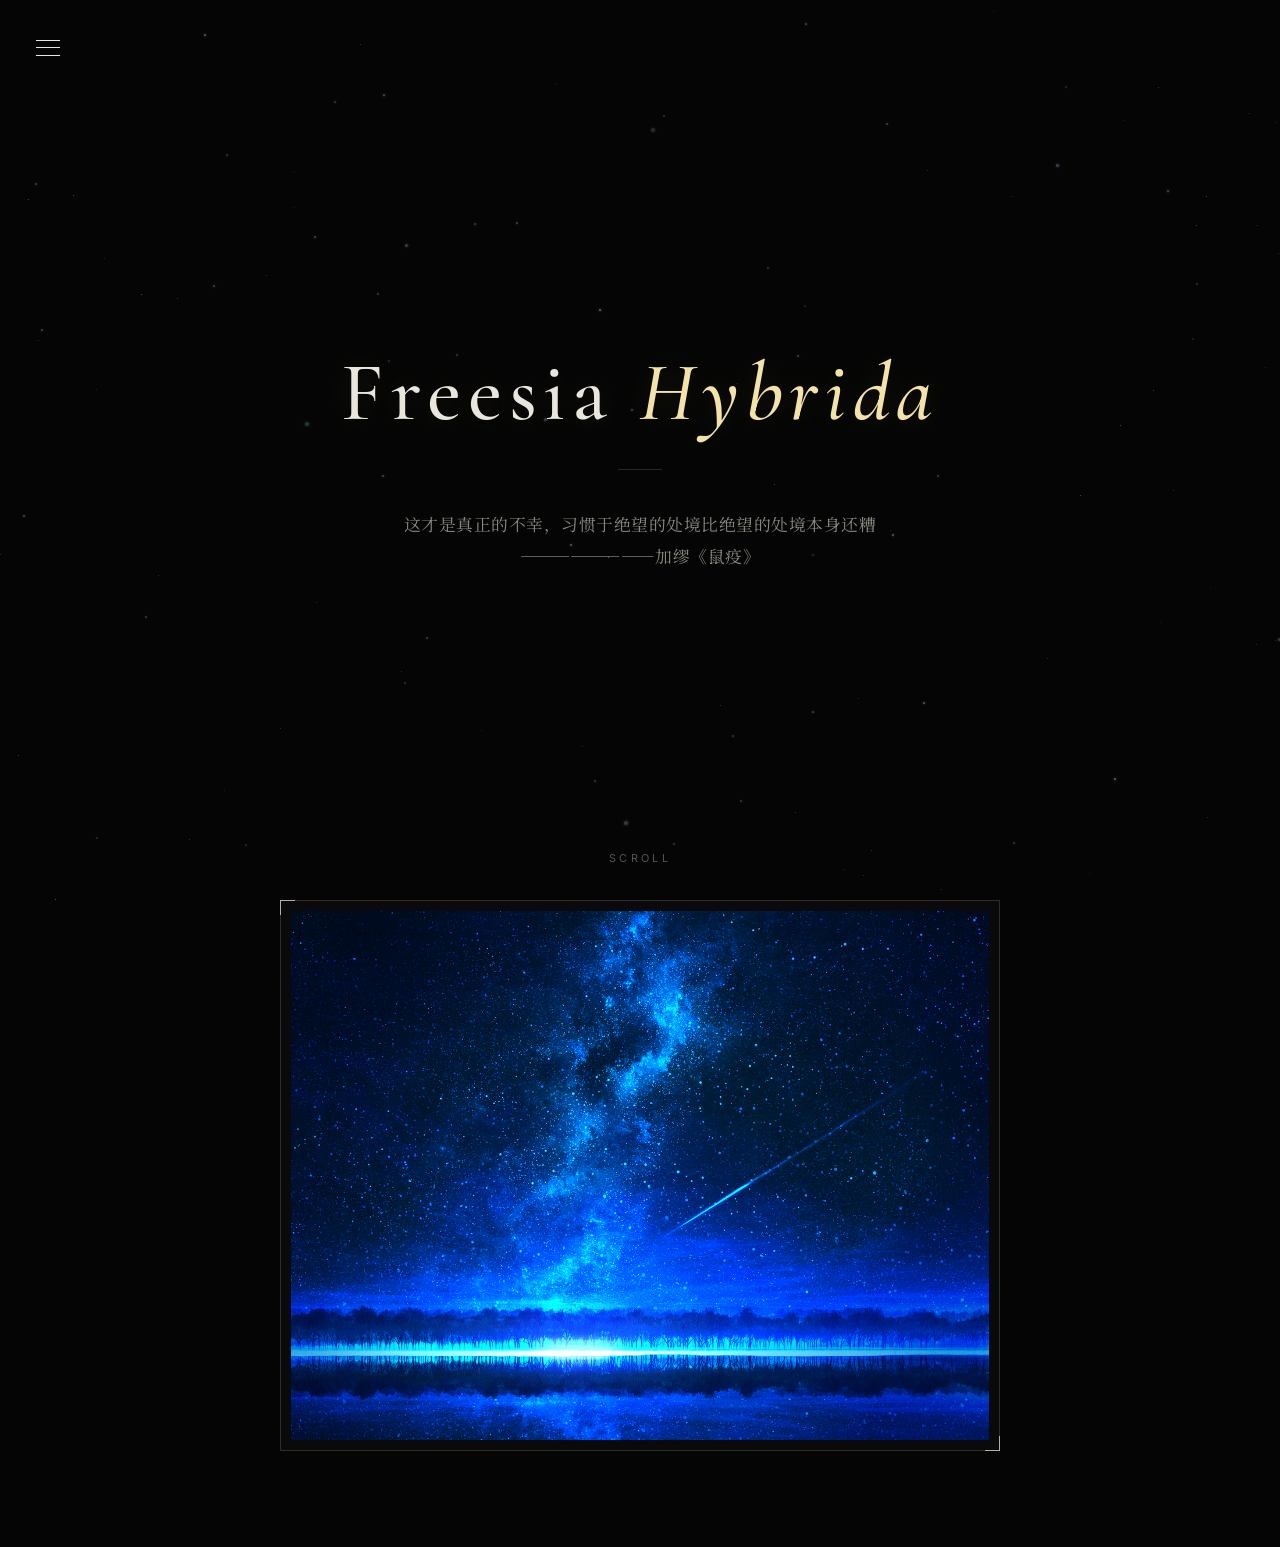
<file: index.html>
<!DOCTYPE html>
<html lang="zh-CN">
<head>
<meta charset="UTF-8">
<meta name="viewport" content="width=device-width, initial-scale=1.0">
<title>Freesia Hybrida</title>
<meta name="description" content="Freesia Hybrida — 个人网站">
<link rel="preconnect" href="https://fonts.googleapis.com">
<link rel="preconnect" href="https://fonts.gstatic.com" crossorigin>
<link href="https://fonts.googleapis.com/css2?family=Cormorant+Garamond:ital,wght@0,400;0,500;0,600;1,400;1,500&family=Noto+Serif+SC:wght@400;500;600&family=Inter:wght@400;500&display=swap" rel="stylesheet">
<link rel="stylesheet" href="css/style.css">
  <meta name="robots" content="noindex, nofollow, noarchive, nosnippet">
</head>
<body>
  <!-- 流星特效层 -->
  <!-- 流星特效层 -->
  <div class="meteor-field" aria-hidden="true"></div>

  <!-- 汉堡菜单按钮 -->
  <button class="menu-toggle" data-menu-toggle aria-label="打开菜单" aria-expanded="false">
    <span class="menu-toggle__bar">
      <span></span><span></span><span></span>
    </span>
  </button>

  <!-- 展开式导航 -->
  <nav class="nav-overlay" data-nav-overlay>
    <ul class="nav-overlay__list">
      <li><a href="pages/thinking.html"><span class="index">01</span>思考与批判</a></li>
      <li><a href="pages/art.html"><span class="index">02</span>文艺</a></li>
      <li>
    <a href="about.html">
        <span class="index">03</span>
        关于本站
    </a>

    <a
        class="github-link"
        href="https://github.com/alkuopw/selb-website"
        target="_blank"
        rel="noopener noreferrer"
        aria-label="GitHub 开源地址"
    >
        <svg
            class="github-link__icon"
            viewBox="0 0 24 24"
            aria-hidden="true"
        >
            <path
                d="M12 2C6.48 2 2 6.58 2 12.23c0 4.52 2.87 8.35 6.84 9.7.5.1.68-.22.68-.48v-1.7c-2.78.62-3.37-1.38-3.37-1.38-.45-1.2-1.11-1.52-1.11-1.52-.91-.64.07-.63.07-.63 1 .08 1.53 1.06 1.53 1.06.9 1.58 2.34 1.12 2.91.86.09-.67.35-1.12.63-1.38-2.22-.26-4.56-1.15-4.56-5.05 0-1.12.39-2.03 1.03-2.75-.1-.26-.45-1.3.1-2.71 0 0 .84-.28 2.75 1.05A9.2 9.2 0 0 1 12 6.94c.85 0 1.71.12 2.51.36 1.91-1.33 2.75-1.05 2.75-1.05.55 1.41.2 2.45.1 2.71.64.72 1.03 1.63 1.03 2.75 0 3.91-2.34 4.78-4.57 5.04.36.32.68.94.68 1.9v2.82c0 .27.18.59.69.48A10.2 10.2 0 0 0 22 12.23C22 6.58 17.52 2 12 2z"
            />
        </svg>

        <span class="github-link__text">
            开源地址
        </span>
    </a>
</li>
    </ul>
  </nav>

  <!-- 首页主视觉 -->
  <header class="hero">
    <h1 class="hero__title">Freesia <em>Hybrida</em></h1>
    <div class="hero__rule"></div>
    <p class="hero__signature" data-signature></p>
    <span class="hero__scroll-hint">Scroll</span>
  </header>

  <!-- 壁纸展示区 -->
  <section class="wallpaper">
    <div class="wallpaper__frame">
      <!-- 桌面端显示竖屏壁纸 -->
      <img class="wallpaper__img wallpaper__img--portrait"
           src="images/heng.jpg"
           alt="竖屏壁纸">
      <!-- 移动端显示横屏壁纸 -->
      <img class="wallpaper__img wallpaper__img--landscape"
           src="images/shu.jpg"
           alt="横屏壁纸">
    </div>
  </section>
<script src="js/stars.js"></script> 
  <script src="js/meteors.js"></script>
  <script src="js/main.js"></script>
</body>
</html>
</file>
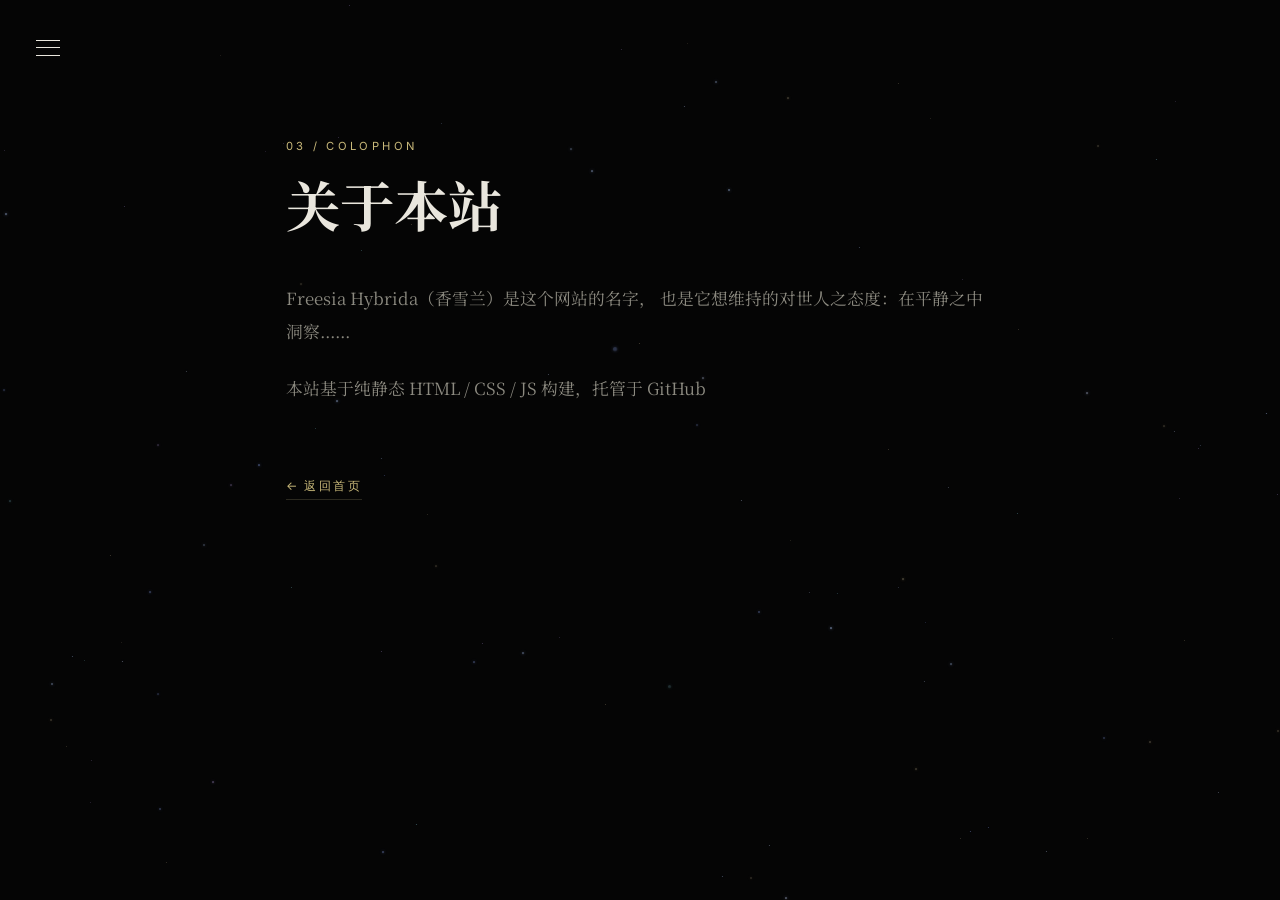
<file: pages/about.html>
<!DOCTYPE html>
<html lang="zh-CN">
<head>
<meta charset="UTF-8">
<meta name="viewport" content="width=device-width, initial-scale=1.0">
<title>关于本站 · Freesia Hybrida</title>
<link rel="preconnect" href="https://fonts.googleapis.com">
<link rel="preconnect" href="https://fonts.gstatic.com" crossorigin>
<link href="https://fonts.googleapis.com/css2?family=Cormorant+Garamond:ital,wght@0,400;0,500;0,600;1,400;1,500&family=Noto+Serif+SC:wght@400;500;600&family=Inter:wght@400;500&display=swap" rel="stylesheet">
<link rel="stylesheet" href="../css/style.css">
</head>
<body>

  <div class="meteor-field" aria-hidden="true"></div>

  <button class="menu-toggle" data-menu-toggle aria-label="打开菜单" aria-expanded="false">
    <span class="menu-toggle__bar">
      <span></span><span></span><span></span>
    </span>
  </button>

  <nav class="nav-overlay" data-nav-overlay>
    <ul class="nav-overlay__list">
      <li><a href="thinking.html"><span class="index">01</span>思考与批判</a></li>
      <li><a href="art.html"><span class="index">02</span>文艺</a></li>
      <li><a href="about.html" class="is-current"><span class="index">03</span>关于本站</a></li>
    </ul>
  </nav>

  <main class="page">
    <p class="page__eyebrow">03 / Colophon</p>
    <h1 class="page__title">关于本站</h1>
    <div class="page__body">
      <p>
        Freesia Hybrida（香雪兰）是这个网站的名字，
        也是它想维持的对世人之态度：在平静之中洞察......
      </p>
      <p>
        本站基于纯静态 HTML / CSS / JS 构建，托管于 GitHub
      </p>
    </div>
    <a class="back-home" href="../index.html">← 返回首页</a>
  </main>
<script src="../js/stars.js"></script>
  <script src="../js/meteors.js"></script>
  <script src="../js/main.js"></script>
</body>
</html>
</file>
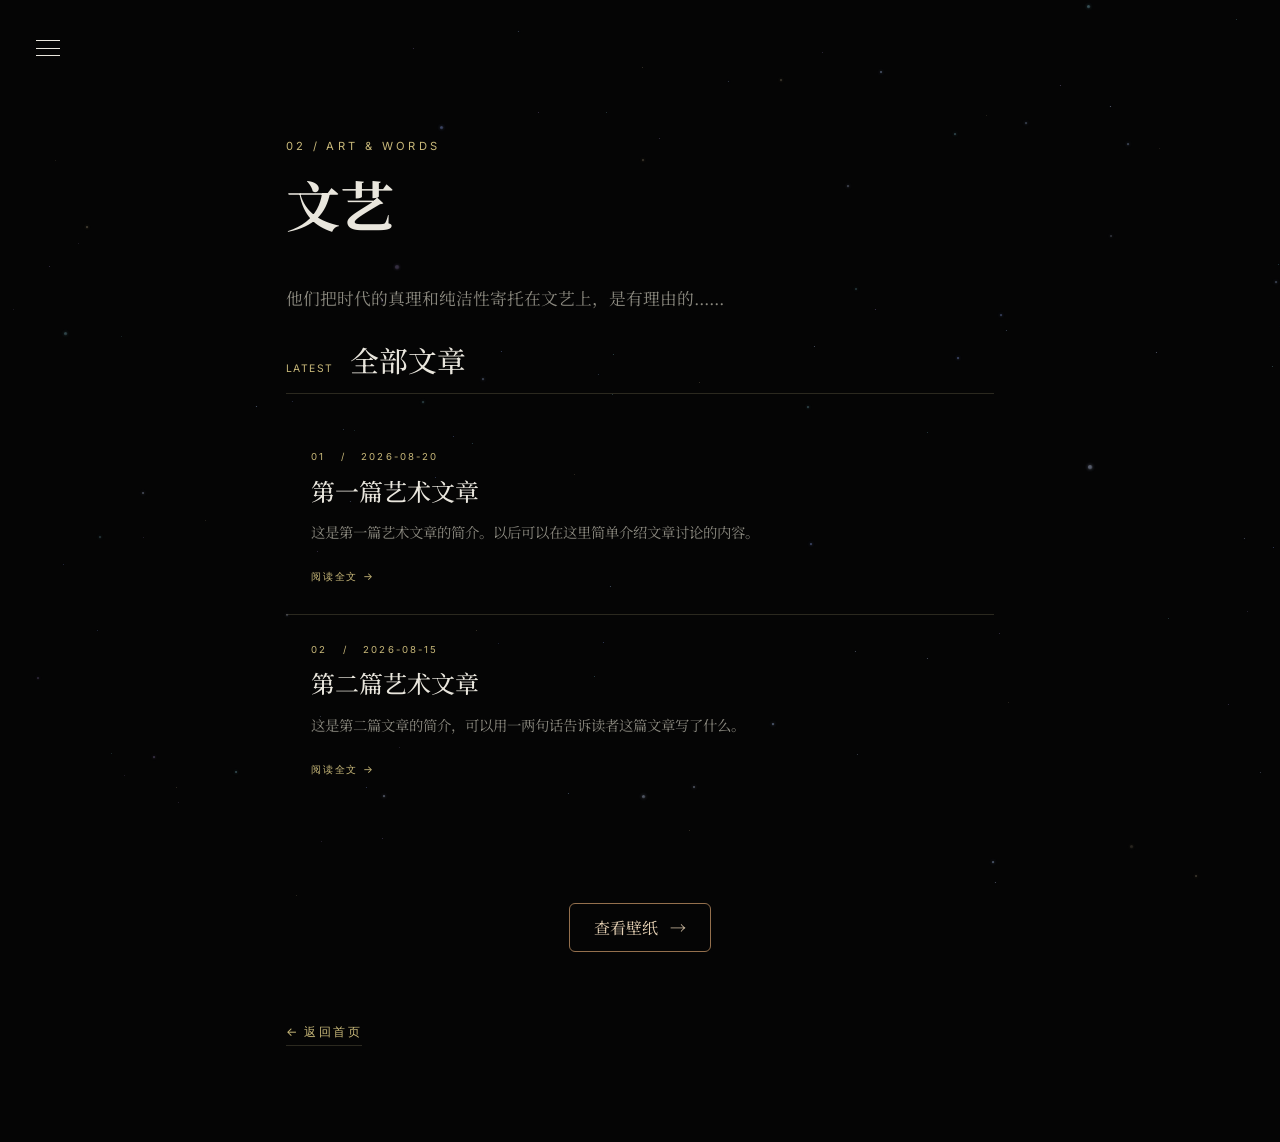
<file: pages/art.html>
<!DOCTYPE html>
<html lang="zh-CN">
<head>
<meta charset="UTF-8">
<meta name="viewport" content="width=device-width, initial-scale=1.0">
<title>文艺 · Freesia Hybrida</title>
<link rel="preconnect" href="https://fonts.googleapis.com">
<link rel="preconnect" href="https://fonts.gstatic.com" crossorigin>
<link href="https://fonts.googleapis.com/css2?family=Cormorant+Garamond:ital,wght@0,400;0,500;0,600;1,400;1,500&family=Noto+Serif+SC:wght@400;500;600&family=Inter:wght@400;500&display=swap" rel="stylesheet">
<link rel="stylesheet" href="../css/style.css">
</head>
<body>

  <div class="meteor-field" aria-hidden="true"></div>

  <button class="menu-toggle" data-menu-toggle aria-label="打开菜单" aria-expanded="false">
    <span class="menu-toggle__bar">
      <span></span><span></span><span></span>
    </span>
  </button>

  <nav class="nav-overlay" data-nav-overlay>
    <ul class="nav-overlay__list">
      <li><a href="thinking.html"><span class="index">01</span>思考与批判</a></li>
      <li><a href="art.html" class="is-current"><span class="index">02</span>文艺</a></li>
      <li><a href="about.html"><span class="index">03</span>关于本站</a></li>
    </ul>
  </nav>

<main class="page art-page">

<p class="page__eyebrow">02 / Art &amp; Words</p>

<h1 class="page__title">文艺</h1>

<div class="page__body">

<p>
他们把时代的真理和纯洁性寄托在文艺上，是有理由的......
</p>

</div>


<section class="article-section">

<div class="article-section__heading">

<span class="article-section__number">
LATEST
</span>

<h2>
全部文章
</h2>

</div>


<div
id="art-articles"
class="article-list"
>

<p class="article-loading">
正在加载……
</p>

</div>

</section>


<div class="wallpaper-entry">
  <a class="wallpaper-entry__button" href="wallpaper.html">
    查看壁纸 <span aria-hidden="true">→</span>
  </a>
</div>
<a
class="back-home"
href="../index.html"
>
← 返回首页
</a>

</main>
<script src="../js/stars.js"></script>
  <script src="../js/meteors.js"></script>
  <script src="../js/main.js"></script>
  <script src="../js/art.js"></script>
</body>
</html>
</file>
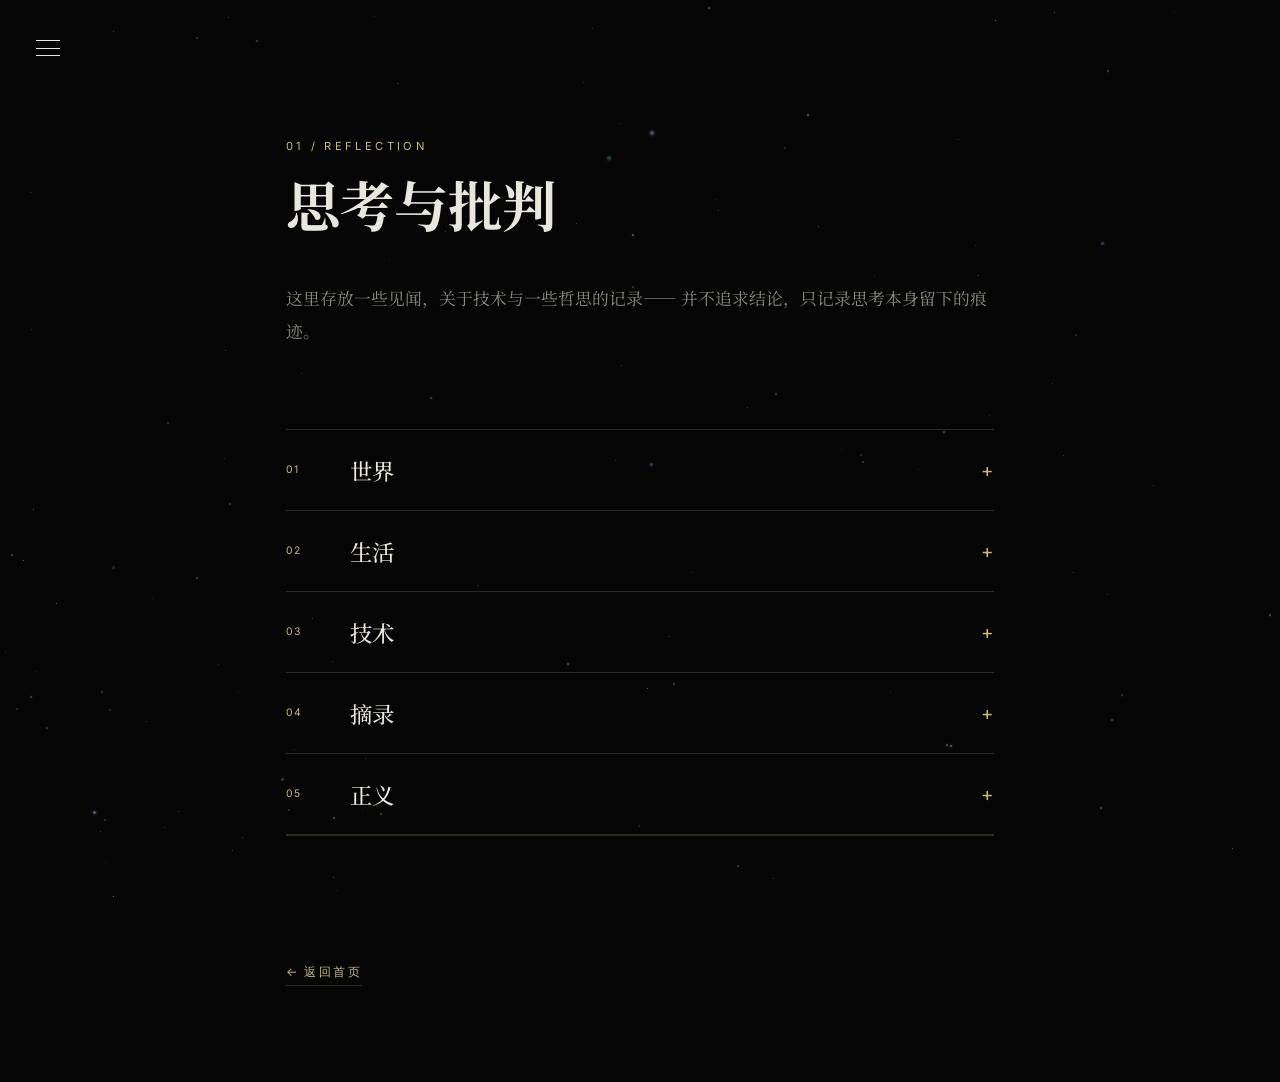
<file: pages/thinking.html>
<!DOCTYPE html>
<html lang="zh-CN">
<head>
  <meta name="robots" content="noindex, nofollow, noarchive, nosnippet">
<meta charset="UTF-8">
<meta name="viewport" content="width=device-width, initial-scale=1.0">
<title>思考与批判 · Freesia Hybrida</title>
<link rel="preconnect" href="https://fonts.googleapis.com">
<link rel="preconnect" href="https://fonts.gstatic.com" crossorigin>
<link href="https://fonts.googleapis.com/css2?family=Cormorant+Garamond:ital,wght@0,400;0,500;0,600;1,400;1,500&family=Noto+Serif+SC:wght@400;500;600&family=Inter:wght@400;500&display=swap" rel="stylesheet">
<link rel="stylesheet" href="../css/style.css">
</head>
<body>

  <div class="meteor-field" aria-hidden="true"></div>

  <button class="menu-toggle" data-menu-toggle aria-label="打开菜单" aria-expanded="false">
    <span class="menu-toggle__bar">
      <span></span><span></span><span></span>
    </span>
  </button>

  <nav class="nav-overlay" data-nav-overlay>
    <ul class="nav-overlay__list">
      <li><a href="thinking.html" class="is-current"><span class="index">01</span>思考与批判</a></li>
      <li><a href="art.html"><span class="index">02</span>文艺</a></li>
      <li><a href="about.html"><span class="index">03</span>关于本站</a></li>
    </ul>
  </nav>

<main class="page thinking-page">

    <p class="page__eyebrow">
        01 / Reflection
    </p>

    <h1 class="page__title">
        思考与批判
    </h1>


    <div class="page__body">

        <p>
            这里存放一些见闻，关于技术与一些哲思的记录——
            并不追求结论，只记录思考本身留下的痕迹。
        </p>

    </div>


    <section class="thinking-topics">

        <!-- 世界 / 思维 -->

        <div class="thinking-topic">

            <button
                class="thinking-topic__button"
                data-topic="world"
                aria-expanded="false"
            >

                <span class="thinking-topic__index">
                    01
                </span>

                <span class="thinking-topic__title">
                    世界
                </span>

                <span class="thinking-topic__symbol">
                    +
                </span>

            </button>


            <div
                class="thinking-topic__articles"
                data-articles="world"
                hidden
            >
            </div>

        </div>


        <!-- 生活 -->

        <div class="thinking-topic">

            <button
                class="thinking-topic__button"
                data-topic="life"
                aria-expanded="false"
            >

                <span class="thinking-topic__index">
                    02
                </span>

                <span class="thinking-topic__title">
                    生活
                </span>

                <span class="thinking-topic__symbol">
                    +
                </span>

            </button>


            <div
                class="thinking-topic__articles"
                data-articles="life"
                hidden
            >
            </div>

        </div>
        <!-- 生活 -->

        <div class="thinking-topic">

            <button
                class="thinking-topic__button"
                data-topic="tech"
                aria-expanded="false"
            >

                <span class="thinking-topic__index">
                    03
                </span>

                <span class="thinking-topic__title">
                    技术
                </span>

                <span class="thinking-topic__symbol">
                    +
                </span>

            </button>


            <div
                class="thinking-topic__articles"
                data-articles="tech"
                hidden
            >
            </div>

        </div>

        <!-- 摘录 -->

        <div class="thinking-topic">

            <button
                class="thinking-topic__button"
                data-topic="excerpts"
                aria-expanded="false"
            >

                <span class="thinking-topic__index">
                    04
                </span>

                <span class="thinking-topic__title">
                    摘录
                </span>

                <span class="thinking-topic__symbol">
                    +
                </span>

            </button>


            <div
                class="thinking-topic__articles"
                data-articles="excerpts"
                hidden
            >
            </div>
        <div class="thinking-topic">

            <button
                class="thinking-topic__button"
                data-topic="zy"
                aria-expanded="false"
            >

                <span class="thinking-topic__index">
                    05
                </span>

                <span class="thinking-topic__title">
                    正义
                </span>

                <span class="thinking-topic__symbol">
                    +
                </span>

            </button>


            <div
                class="thinking-topic__articles"
                data-articles="zy"
                hidden
            >
            </div>

        </div>
        </div>

    </section>


    <a
        class="back-home"
        href="../index.html"
    >
        ← 返回首页
    </a>

</main>
<script src="../js/stars.js"></script>
  <script src="../js/meteors.js"></script>
  <script src="../js/main.js"></script>
  <script src="../js/thinking.js"></script>
</body>
</html>
</file>
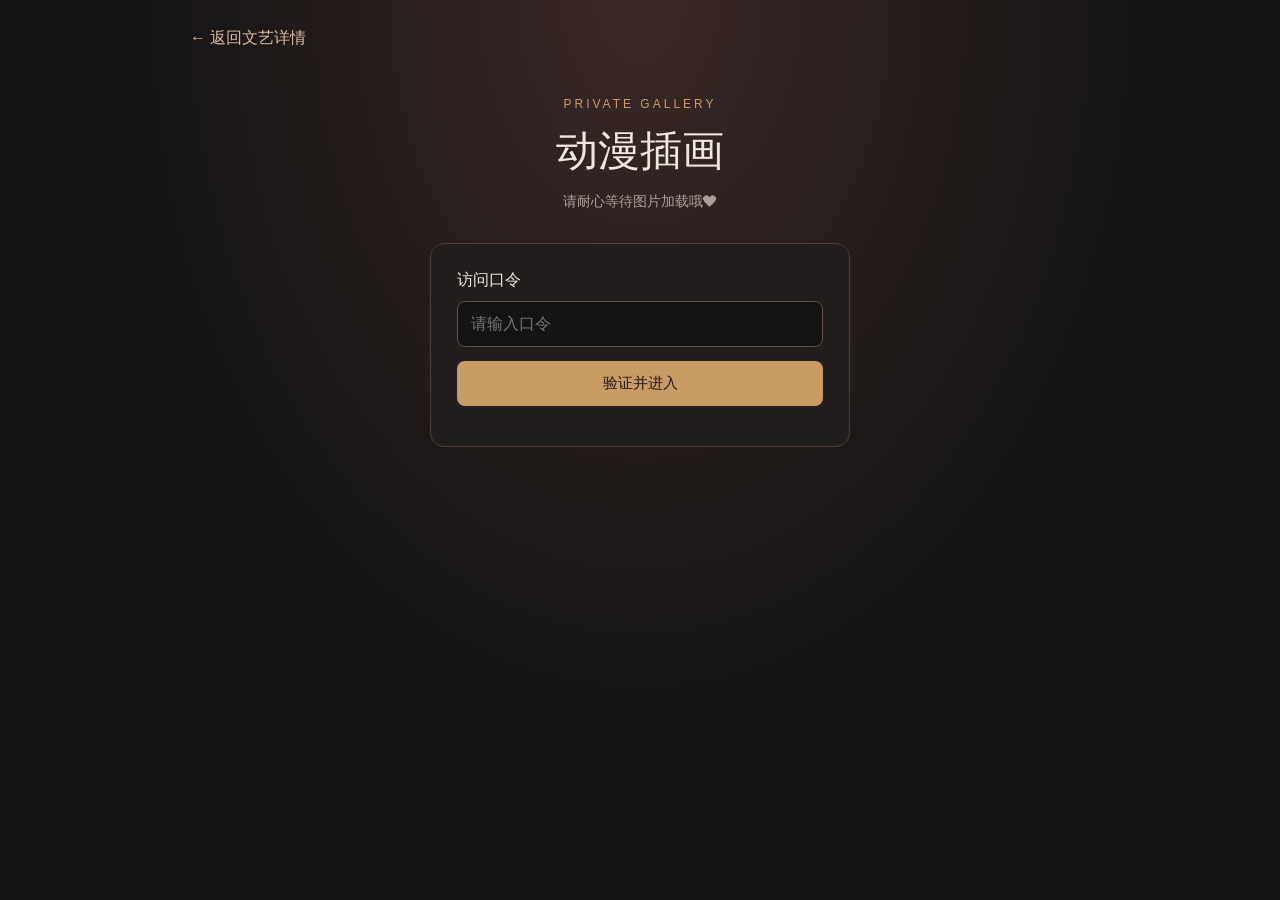
<file: pages/wallpaper.html>
<!DOCTYPE html>
<html lang="zh-CN">
<head>
  <meta charset="UTF-8">
  <meta name="viewport" content="width=device-width, initial-scale=1">
  <meta name="robots" content="noindex, nofollow">
  <title>动漫插画</title>
  <link rel="stylesheet" href="../css/wallpaper.css">
  <script src="../js/wallpaper.js?v=pixiv-5" defer></script>
</head>
<body>
  <main class="wallpaper-container">
    <a class="back-link" href="art">← 返回文艺详情</a>

    <header class="wallpaper-header">
      <p class="eyebrow">PRIVATE GALLERY</p>
      <h1>动漫插画</h1>
      <p class="subtitle">请耐心等待图片加载哦❤</p>
    </header>

    <section id="password-panel" class="password-panel">
      <form id="password-form">
        <label for="password">访问口令</label>
        <input
          id="password"
          type="password"
          autocomplete="current-password"
          maxlength="256"
          placeholder="请输入口令"
          required
        >
        <button type="submit">验证并进入</button>
        <p id="password-message" role="status"></p>
      </form>
    </section>

    <section id="gallery" class="gallery" hidden>
      <div class="main-image-wrap">
        <img id="main-image" alt="当前壁纸">
      </div>

      <p class="gallery-hint">点击下方缩略图也可以切换主图</p>

      <div id="thumbnails" class="thumbnails"></div>

      <button id="next-button" class="next-button" type="button">
        随机切换下一张
      </button>
            <!-- Pixiv R-18 随机图片 -->
      <section id="pixiv-section" class="pixiv-section">
        <h2>Pixiv Random</h2>

        <p class="pixiv-warning">
          ⚠ 警告：随机图片为 R-18 成人内容，
          仅限年满 18 周岁的用户查看。
        </p>

        <button
          id="pixiv-random-button"
          class="pixiv-button"
          type="button"
        >
          查看 Pixiv 随机图
        </button>

        <p id="pixiv-status" class="pixiv-status"></p>

        <div id="pixiv-result" class="pixiv-result" hidden>
          <img id="pixiv-image" alt="Pixiv 插画">
          <p id="pixiv-info"></p>
          <a id="pixiv-original" target="_blank"
             rel="noopener noreferrer">
            查看 Pixiv 原作品
          </a>
        </div>
      </section>
    </section>
  </main>
</body>
</html>
</file>
<file: css/style.css>
/* ============================================
   Freesia Hybrida — 设计变量
   ============================================ */

:root {
  --color-bg: #050505;
  --color-bg-soft: #0a0a0c;
  --color-text: #e9e6dd;
  --color-text-dim: #8c8a80;

  --color-accent: #f3e3a8;
  --color-accent-dim: #c9b97a;
  --color-line: rgba(243, 227, 168, 0.16);

  --font-display: 'Cormorant Garamond', 'Noto Serif SC', 'Songti SC', serif;
  --font-body: 'Noto Serif SC', 'Cormorant Garamond', 'Songti SC', serif;
  --font-ui: 'Inter', -apple-system, 'PingFang SC', sans-serif;

  --nav-width: 280px;
}

* {
  box-sizing: border-box;
}

html {
  scroll-behavior: smooth;
}

body {
  margin: 0;
  background: var(--color-bg);
  color: var(--color-text);
  font-family: var(--font-body);
  overflow-x: hidden;
  -webkit-font-smoothing: antialiased;
}

a {
  color: inherit;
  text-decoration: none;
}


/* ============================================
   流星特效层
   ============================================ */

.meteor-field {
  position: fixed;
  inset: 0;

  pointer-events: none;
  overflow: hidden;

  /*
   * 必须高于页面主体，否则流星可能被 hero / wallpaper
   * 所在的 stacking context 覆盖。
   */
  z-index: 10;
}


/*
 * 每颗流星本体
 *
 * 这里的 .meteor 本身就是“流星头”。
 * 拖尾通过 ::before 从流星头向后延伸。
 */
.meteor {
  position: absolute;

  width: 4px;
  height: 4px;

  border-radius: 50%;

  background: var(--color-accent);

  box-shadow:
    0 0 4px 1px rgba(243, 227, 168, 0.95),
    0 0 10px 2px rgba(243, 227, 168, 0.55);

  /*
   * transform-origin 设置在流星头中心。
   * 后面的 translateX 会沿着旋转后的 X 轴运动。
   */
  transform-origin: center center;

  opacity: 0;

  animation-name: meteor-fall;
  animation-timing-function: linear;
  animation-iteration-count: infinite;

  will-change: transform, opacity;
}


/*
 * 流星拖尾
 *
 * 关键：
 *
 * 流星的运动方向：
 *     rotate(var(--meteor-angle))
 *
 * 拖尾则位于流星头的“左侧”：
 *     right: 2px;
 *
 * 因此拖尾天然与运动方向相反。
 *
 * 不再让拖尾自己计算另一套角度，
 * 从根本上避免之前出现的方向偏差。
 */
.meteor::before {
  content: '';

  position: absolute;

  /*
   * 拖尾从流星头向左延伸。
   */
  right: 2px;
  top: 50%;

  width: var(--meteor-tail-length);
  height: 2px;

  transform: translateY(-50%);

  transform-origin: right center;

  /*
   * 右边最亮，向左逐渐消失。
   */
  background: linear-gradient(
    to left,
    rgba(243, 227, 168, 0.9) 0%,
    rgba(243, 227, 168, 0.5) 25%,
    rgba(243, 227, 168, 0.18) 65%,
    transparent 100%
  );

  filter: blur(0.15px);

  pointer-events: none;
}


/*
 * 流星动画
 *
 * angle = 0deg：
 *     向右运动
 *
 * angle = 90deg：
 *     向下运动
 *
 * angle = 135deg：
 *     向左下运动
 *
 * angle = 180deg：
 *     向左运动
 *
 * 所以默认使用大约 135deg，
 * 也就是比较自然的左下方向。
 */
@keyframes meteor-fall {

  /*
   * 起点
   */
  0% {
    transform:
      rotate(var(--meteor-angle))
      translateX(0);

    opacity: 0;
  }


  /*
   * 很快出现
   */
  5% {
    opacity: 1;
  }


  /*
   * 中途
   */
  70% {
    opacity: 0.9;
  }


  /*
   * 飞出屏幕
   */
  100% {
    transform:
      rotate(var(--meteor-angle))
      translateX(var(--meteor-distance));

    opacity: 0;
  }
}


/*
 * 如果用户系统启用了减少动态效果，
 * 仍然保留流星，只降低动画频率。
 *
 * 不再使用 display:none，
 * 避免因为浏览器/系统设置导致流星完全消失。
 */
@media (prefers-reduced-motion: reduce) {

  .meteor {
    animation-duration: 12s !important;
  }
}


/* ============================================
   顶部星空 / 标题区
   ============================================ */

.hero {
  position: relative;

  min-height: 100svh;

  display: flex;
  flex-direction: column;
  align-items: center;
  justify-content: center;

  text-align: center;

  padding: 6rem 1.5rem 4rem;

  /*
   * 保持原来的页面结构。
   * 流星层 z-index = 10，
   * 因此不会被这里挡住。
   */
  z-index: 2;
}

.hero__title {
  font-family: var(--font-display);

  font-weight: 500;

  font-size: clamp(2.6rem, 7vw, 5.2rem);

  letter-spacing: 0.08em;

  color: var(--color-text);

  margin: 0;

  text-shadow:
    0 0 30px rgba(243, 227, 168, 0.12);
}

.hero__title em {
  font-style: italic;
  color: var(--color-accent);
}

.hero__rule {
  width: 44px;
  height: 1px;

  background: var(--color-line);

  margin: 1.6rem 0 1.4rem;
}

.hero__signature {
  font-family: var(--font-body);

  font-size: clamp(0.85rem, 1.6vw, 1.05rem);

  color: var(--color-text-dim);

  letter-spacing: 0.03em;

  max-width: 32em;

  line-height: 1.9;

  min-height: 1.6em;

  opacity: 0;

  animation:
    fade-in
    1.6s
    ease
    forwards
    0.4s;
}

@keyframes fade-in {
  to {
    opacity: 1;
  }
}


/* ============================================
   Scroll 提示
   ============================================ */

.hero__scroll-hint {
  position: absolute;

  bottom: 2.2rem;
  left: 50%;

  transform: translateX(-50%);

  font-family: var(--font-ui);

  font-size: 0.68rem;

  letter-spacing: 0.3em;

  text-transform: uppercase;

  color: var(--color-text-dim);

  opacity: 0.6;

  animation:
    hint-bob
    2.6s
    ease-in-out
    infinite;
}

@keyframes hint-bob {

  0%,
  100% {
    transform: translate(-50%, 0);
    opacity: 0.35;
  }

  50% {
    transform: translate(-50%, 6px);
    opacity: 0.75;
  }
}


/* ============================================
   壁纸展示区
   ============================================ */

.wallpaper {
  position: relative;

  z-index: 2;

  width: 100%;

  display: flex;
  justify-content: center;

  padding: 0 0 6rem;
}

.wallpaper__frame {
  position: relative;

  width: min(88vw, 720px);

  border: 1px solid var(--color-line);

  padding: 10px;

  background: var(--color-bg-soft);
}

.wallpaper__frame::before,
.wallpaper__frame::after {
  content: '';

  position: absolute;

  width: 14px;
  height: 14px;

  border-color: var(--color-accent-dim);

  opacity: 0.7;
}

.wallpaper__frame::before {
  top: -1px;
  left: -1px;

  border-top: 1px solid;
  border-left: 1px solid;
}

.wallpaper__frame::after {
  bottom: -1px;
  right: -1px;

  border-bottom: 1px solid;
  border-right: 1px solid;
}

.wallpaper__img {
  display: block;

  width: 100%;
  height: auto;
}


/*
 * 默认桌面端：
 * 显示竖屏壁纸
 */
.wallpaper__img--landscape {
  display: none;
}

.wallpaper__img--portrait {
  display: block;
}


/*
 * 移动端：
 * 显示横屏壁纸
 */
@media (max-width: 768px) {

  .wallpaper__img--portrait {
    display: none;
  }

  .wallpaper__img--landscape {
    display: block;
  }

  .wallpaper__frame {
    width: 92vw;
  }
}

.wallpaper__caption {
  margin-top: 0.9rem;

  text-align: center;

  font-family: var(--font-ui);

  font-size: 0.68rem;

  letter-spacing: 0.25em;

  text-transform: uppercase;

  color: var(--color-text-dim);
}


/* ============================================
   汉堡菜单
   ============================================ */

.menu-toggle {
  position: fixed;

  top: 1.6rem;
  left: 1.6rem;

  z-index: 30;

  width: 44px;
  height: 44px;

  background: transparent;

  border: none;

  cursor: pointer;

  display: flex;

  align-items: center;
  justify-content: center;
}

.menu-toggle__bar {
  position: relative;

  width: 24px;
  height: 16px;
}

.menu-toggle__bar span {
  position: absolute;

  left: 0;

  width: 100%;
  height: 1px;

  background: var(--color-text);

  transition:
    transform 0.35s ease,
    opacity 0.25s ease,
    top 0.35s ease;
}

.menu-toggle__bar span:nth-child(1) {
  top: 0;
}

.menu-toggle__bar span:nth-child(2) {
  top: 7.5px;
}

.menu-toggle__bar span:nth-child(3) {
  top: 15px;
}

.menu-toggle.is-open
.menu-toggle__bar
span:nth-child(1) {

  top: 7.5px;

  transform: rotate(45deg);
}

.menu-toggle.is-open
.menu-toggle__bar
span:nth-child(2) {

  opacity: 0;
}

.menu-toggle.is-open
.menu-toggle__bar
span:nth-child(3) {

  top: 7.5px;

  transform: rotate(-45deg);
}


/* ============================================
   导航遮罩
   ============================================ */

.nav-overlay {
  position: fixed;

  inset: 0;

  z-index: 20;

  background:
    rgba(5, 5, 5, 0.92);

  backdrop-filter: blur(6px);

  display: flex;

  align-items: center;
  justify-content: flex-start;

  padding-left: min(10vw, 120px);

  opacity: 0;

  visibility: hidden;

  transition:
    opacity 0.4s ease,
    visibility 0.4s ease;
}

.nav-overlay.is-open {
  opacity: 1;
  visibility: visible;
}

.nav-overlay__list {
  list-style: none;

  margin: 0;
  padding: 0;
}

.nav-overlay__list li {
  overflow: hidden;
}

.nav-overlay__list a {
  display: inline-block;

  font-family: var(--font-display);

  font-size:
    clamp(
      1.8rem,
      4.5vw,
      2.8rem
    );

  color: var(--color-text-dim);

  padding: 0.5rem 0;

  letter-spacing: 0.04em;

  transform: translateY(120%);

  transition:
    transform 0.5s
      cubic-bezier(.19, 1, .22, 1),
    color 0.3s ease;
}

.nav-overlay.is-open
.nav-overlay__list a {

  transform: translateY(0);
}

.nav-overlay__list
li:nth-child(1)
a {

  transition-delay: 0.08s;
}

.nav-overlay__list
li:nth-child(2)
a {

  transition-delay: 0.16s;
}

.nav-overlay__list
li:nth-child(3)
a {

  transition-delay: 0.24s;
}

.nav-overlay__list
a:hover,
.nav-overlay__list
a.is-current {

  color: var(--color-accent);
}

.nav-overlay__list
.index {

  font-family: var(--font-ui);

  font-size: 0.7rem;

  color: var(--color-accent-dim);

  vertical-align: super;

  margin-right: 0.6em;

  letter-spacing: 0.1em;
}


/* ============================================
   子页面通用样式
   ============================================ */

.page {
  position: relative;

  z-index: 2;

  min-height: 100vh;

  padding: 8rem 1.6rem 6rem;

  max-width: 760px;

  margin: 0 auto;
}

.page__eyebrow {
  font-family: var(--font-ui);

  font-size: 0.7rem;

  letter-spacing: 0.3em;

  text-transform: uppercase;

  color: var(--color-accent-dim);
}

.page__title {
  font-family: var(--font-display);

  font-size:
    clamp(
      2.2rem,
      6vw,
      3.4rem
    );

  margin:
    0.6rem
    0
    2.4rem;

  color: var(--color-text);
}

.page__body {
  font-size: 1.05rem;

  line-height: 2;

  color: var(--color-text-dim);
}

.page__body p {
  margin: 0 0 1.4em;
}

.back-home {
  display: inline-block;

  margin-top: 3rem;

  font-family: var(--font-ui);

  font-size: 0.75rem;

  letter-spacing: 0.2em;

  text-transform: uppercase;

  color: var(--color-accent-dim);

  border-bottom:
    1px solid
    var(--color-line);

  padding-bottom: 4px;
}

.back-home:hover {
  color: var(--color-accent);
}


/* ============================================
   手机端流星优化
   ============================================ */

@media (max-width: 768px) {

  .meteor {
    width: 3px;
    height: 3px;
  }

  .hero {
    padding:
      5rem
      1.2rem
      3.5rem;
  }

  .menu-toggle {
    top: 1.2rem;
    left: 1.2rem;
  }

  .nav-overlay {
    padding-left: 12vw;
  }
}

/* ============================================
   思考 / 文章列表
   ============================================ */

.thinking-intro {
    max-width: 620px;

    margin-bottom: 5rem;
}

.thinking-intro p {
    color: var(--color-text-dim);

    font-size: 1.05rem;

    line-height: 2;
}


.article-section {
    margin-bottom: 6rem;
}


.article-section__heading {
    display: flex;

    align-items: baseline;

    gap: 1rem;

    margin-bottom: 1.8rem;

    padding-bottom: 0.8rem;

    border-bottom:
        1px solid
        var(--color-line);
}


.article-section__number {
    font-family: var(--font-ui);

    font-size: 0.65rem;

    letter-spacing: 0.15em;

    color: var(--color-accent-dim);
}


.article-section__heading h2 {
    margin: 0;

    font-family: var(--font-display);

    font-size: 1.8rem;

    font-weight: 500;

    color: var(--color-text);
}


.article-list {
    display: flex;

    flex-direction: column;

    gap: 1px;

    background:
        var(--color-line);
}


.article-card {
    position: relative;

    display: block;

    padding: 1.8rem 1.6rem;

    background:
        var(--color-bg);

    transition:
        background 0.35s ease,
        padding-left 0.35s ease;
}


.article-card:hover {
    background:
        rgba(243, 227, 168, 0.035);

    padding-left: 2rem;
}


.article-card__meta {
    margin-bottom: 0.65rem;

    font-family: var(--font-ui);

    font-size: 0.6rem;

    letter-spacing: 0.22em;

    color: var(--color-accent-dim);
}


.article-card__title {
    margin: 0 0 0.7rem;

    font-family: var(--font-display);

    font-size: 1.5rem;

    font-weight: 500;

    color: var(--color-text);
}


.article-card__excerpt {
    max-width: 600px;

    margin: 0 0 1.1rem;

    color: var(--color-text-dim);

    font-size: 0.9rem;

    line-height: 1.8;
}


.article-card__more {
    font-family: var(--font-ui);

    font-size: 0.65rem;

    letter-spacing: 0.16em;

    color: var(--color-accent-dim);
}


/* ============================================
   Markdown 文章正文
   ============================================ */

.article-page {
    max-width: 820px;
}


#article {
    color: var(--color-text-dim);

    font-size: 1.05rem;

    line-height: 2;
}
#article img {
    max-width: 100%;
    height: auto;
    display: block;
}

#article h1 {
    margin:
        0 0 2.5rem;

    color: var(--color-text);

    font-family: var(--font-display);

    font-size:
        clamp(
            2.3rem,
            6vw,
            3.6rem
        );

    font-weight: 500;

    line-height: 1.25;
}


#article h2 {
    margin:
        3rem 0 1rem;

    color: var(--color-text);

    font-family: var(--font-display);

    font-size: 1.8rem;

    font-weight: 500;
}


#article h3 {
    margin:
        2.2rem 0 0.8rem;

    color: var(--color-text);

    font-family: var(--font-display);

    font-size: 1.4rem;
}


#article p {
    margin:
        0 0 1.5rem;
}


#article a {
    color: var(--color-accent);

    border-bottom:
        1px solid
        var(--color-line);
}


#article blockquote {
    margin:
        2rem 0;

    padding:
        0.8rem 1.4rem;

    border-left:
        1px solid
        var(--color-accent-dim);

    color: var(--color-text-dim);

    font-style: italic;
}


#article ul,
#article ol {
    padding-left: 1.5rem;

    margin-bottom: 1.5rem;
}


#article li {
    margin-bottom: 0.5rem;
}


#article hr {
    margin:
        3rem 0;

    border: 0;

    border-top:
        1px solid
        var(--color-line);
}


#article code {
    padding:
        0.15rem
        0.35rem;

    background:
        rgba(243, 227, 168, 0.06);

    font-family:
        monospace;

    font-size: 0.9em;
}


#article pre {
    overflow-x: auto;

    padding: 1.2rem;

    background:
        #090909;

    border:
        1px solid
        var(--color-line);
}


#article pre code {
    padding: 0;

    background: transparent;
}
/* ============================================
   Star Field
   ============================================ */

.star-field {
    position: fixed;

    inset: 0;

    width: 100%;
    height: 100%;

    pointer-events: none;

    overflow: hidden;

    /*
     * 流星是 z-index: 10
     * 所以星空放在流星下面
     */
    z-index: 9;
}


.star {
    position: absolute;

    display: block;

    border-radius: 50%;

    box-shadow:
        0 0 4px currentColor;

    animation:
        star-twinkle
        ease-in-out
        infinite;

    will-change:
        opacity,
        transform;
}


@keyframes star-twinkle {

    0%,
    100% {
        opacity: 0.40;
        transform: scale(0.85);
    }

    50% {
        opacity: 1;
        transform: scale(1.15);
    }

}
/* ============================================
   GitHub Open Source Link
   ============================================ */

.github-link {
    display: inline-flex;

    align-items: center;

    gap: 0.55rem;

    margin-top: 1rem;

    margin-left: 2.5rem;

    color: var(--color-text-dim);

    font-family: var(--font-ui);

    font-size: 0.65rem;

    letter-spacing: 0.12em;

    text-decoration: none;

    transition:
        color 0.3s ease,
        opacity 0.3s ease;
}


.github-link:hover {
    color: var(--color-text);

    opacity: 1;
}


.github-link__icon {
    width: 18px;

    height: 18px;

    fill: currentColor;

    flex-shrink: 0;

    transition:
        transform 0.3s ease;
}


.github-link:hover
.github-link__icon {
    transform: scale(1.1);
}


.github-link__text {
    white-space: nowrap;
}
/* ============================================
   Thinking Topics
   ============================================ */

.thinking-topics {
    margin-top: 5rem;
    margin-bottom: 5rem;
}


.thinking-topic {
    border-top:
        1px solid
        var(--color-line);
}


.thinking-topic:last-child {
    border-bottom:
        1px solid
        var(--color-line);
}


.thinking-topic__button {
    width: 100%;

    display: grid;

    grid-template-columns:
        3rem 1fr auto;

    align-items: center;

    gap: 1rem;

    padding: 1.5rem 0;

    border: 0;

    background: transparent;

    color: var(--color-text);

    text-align: left;

    cursor: pointer;
}


.thinking-topic__index {
    font-family: var(--font-ui);

    font-size: 0.65rem;

    letter-spacing: 0.15em;

    color: var(--color-accent-dim);
}


.thinking-topic__title {
    font-family: var(--font-display);

    font-size: 1.4rem;

    font-weight: 500;
}


.thinking-topic__symbol {
    font-family: var(--font-ui);

    font-size: 1.2rem;

    color: var(--color-accent-dim);

    transition:
        transform 0.3s ease;
}


.thinking-topic__button:hover
.thinking-topic__title {
    color: var(--color-accent);
}


.thinking-topic__articles {
    padding:
        0 0 2rem 3rem;
}


.thinking-topic__articles[hidden] {
    display: none;
}


/* 文章卡片 */

.thinking-topic__articles
.article-list {
    display: flex;

    flex-direction: column;

    gap: 1px;

    background:
        var(--color-line);
}


.thinking-topic__articles
.article-card {
    display: block;

    padding: 1.5rem;

    background:
        var(--color-bg);

    text-decoration: none;

    transition:
        background 0.3s ease,
        padding-left 0.3s ease;
}


.thinking-topic__articles
.article-card:hover {
    background:
        rgba(243, 227, 168, 0.035);

    padding-left: 1.8rem;
}


.thinking-topic__articles
.article-card__meta {
    margin-bottom: 0.6rem;

    font-family: var(--font-ui);

    font-size: 0.6rem;

    letter-spacing: 0.15em;

    color:
        var(--color-accent-dim);
}


.thinking-topic__articles
.article-card__title {
    margin:
        0 0 0.6rem;

    font-family: var(--font-display);

    font-size: 1.35rem;

    font-weight: 500;

    color:
        var(--color-text);
}


.thinking-topic__articles
.article-card__excerpt {
    max-width: 650px;

    margin: 0 0 0.9rem;

    font-size: 0.88rem;

    line-height: 1.8;

    color:
        var(--color-text-dim);
}


.thinking-topic__articles
.article-card__more {
    font-family: var(--font-ui);

    font-size: 0.62rem;

    letter-spacing: 0.14em;

    color:
        var(--color-accent-dim);
}


.article-loading {
    padding: 1.5rem 0;

    font-size: 0.85rem;

    color:
        var(--color-text-dim);
}


.wallpaper-entry {
  margin: 36px 0 24px;
  text-align: center;
}

.wallpaper-entry__button {
  display: inline-flex;
  align-items: center;
  gap: 12px;
  padding: 12px 24px;
  color: #e9d4b7;
  border: 1px solid #94704d;
  border-radius: 6px;
  text-decoration: none;
  transition: background 0.2s, color 0.2s;
}

.wallpaper-entry__button:hover {
  color: #171312;
  background: #c99b65;
}
</file>
<file: css/wallpaper.css>
* {
  box-sizing: border-box;
}

body {
  margin: 0;
  min-height: 100vh;
  color: #eee8df;
  background:
    radial-gradient(ellipse at top, #3b2927 0%, transparent 55%),
    #151414;
  font-family: "Noto Sans SC", sans-serif;
}

.wallpaper-container {
  width: min(900px, 92%);
  margin: 0 auto;
  padding: 28px 0 60px;
}

.back-link {
  color: #d9bda0;
  text-decoration: none;
}

.wallpaper-header {
  text-align: center;
  margin: 48px 0 32px;
}

.eyebrow {
  color: #c99b65;
  font-size: 12px;
  letter-spacing: 0.25em;
}

.wallpaper-header h1 {
  margin: 12px 0;
  font-size: clamp(28px, 6vw, 42px);
  font-weight: 500;
}

.subtitle,
.gallery-hint {
  color: #aaa09a;
  font-size: 14px;
}

.password-panel {
  max-width: 420px;
  margin: 0 auto;
  padding: 26px;
  border: 1px solid #51403a;
  border-radius: 14px;
  background: #211e1d;
}

.password-panel label {
  display: block;
  margin-bottom: 10px;
}

.password-panel input {
  width: 100%;
  padding: 13px;
  color: #fff;
  background: #151414;
  border: 1px solid #655047;
  border-radius: 8px;
  font-size: 16px;
}

button {
  cursor: pointer;
  border: 0;
  border-radius: 8px;
  font-size: 15px;
}

.password-panel button,
.next-button {
  width: 100%;
  margin-top: 14px;
  padding: 13px;
  color: #211814;
  background: #c99b65;
}

button:hover {
  filter: brightness(1.08);
}

#password-message {
  margin-bottom: 0;
  color: #e8a59a;
  font-size: 14px;
}

.gallery {
  text-align: center;
}

.main-image-wrap {
  display: flex;
  justify-content: center;
  align-items: center;
  min-height: 200px;
  overflow: hidden;
  border: 1px solid #51403a;
  border-radius: 12px;
  background: #211e1d;
}

#main-image {
  display: block;
  max-width: 100%;
  max-height: 72vh;
  width: auto;
  height: auto;
  object-fit: contain;
}

.gallery-hint {
  margin: 20px 0 12px;
}

.thumbnails {
  display: grid;
  grid-template-columns: repeat(4, minmax(0, 1fr));
  gap: 10px;
}

.thumbnail {
  display: block;
  padding: 3px;
  overflow: hidden;
  background: #292321;
  border: 1px solid #51403a;
  border-radius: 8px;
}

.thumbnail img {
  display: block;
  width: 100%;
  aspect-ratio: 4 / 3;
  object-fit: cover;
}

.thumbnail[aria-current="true"] {
  border-color: #c99b65;
}

.next-button {
  max-width: 360px;
  margin-top: 24px;
}

[hidden] {
  display: none !important;
}

@media (max-width: 480px) {
  .password-panel {
    padding: 20px;
  }

  .thumbnails {
    gap: 6px;
  }
}
/* Pixiv 随机图片区域 */
.pixiv-section {
  max-width: 600px;
  margin: 60px auto 0;
  padding: 24px;
  border: 1px solid #51403a;
  border-radius: 14px;
  background: #211e1d;
}

.pixiv-section h2 {
  color: #e8c7a2;
  font-weight: 500;
}

.pixiv-warning {
  color: #e8a59a;
  font-size: 13px;
  line-height: 1.8;
}

.pixiv-age-check {
  display: flex;
  align-items: center;
  justify-content: center;
  gap: 8px;
  font-size: 13px;
}

.pixiv-button {
  width: 100%;
  margin-top: 18px;
  padding: 14px;
  color: #fff;
  background: #8155a8;
}

.pixiv-button:disabled {
  opacity: 0.45;
  cursor: not-allowed;
}

.pixiv-status {
  color: #aaa09a;
  font-size: 13px;
}

.pixiv-result img {
  display: block;
  max-width: 100%;
  max-height: 75vh;
  margin: 18px auto;
  border-radius: 8px;
}

.pixiv-original {
  color: #c99b65;
}
</file>
